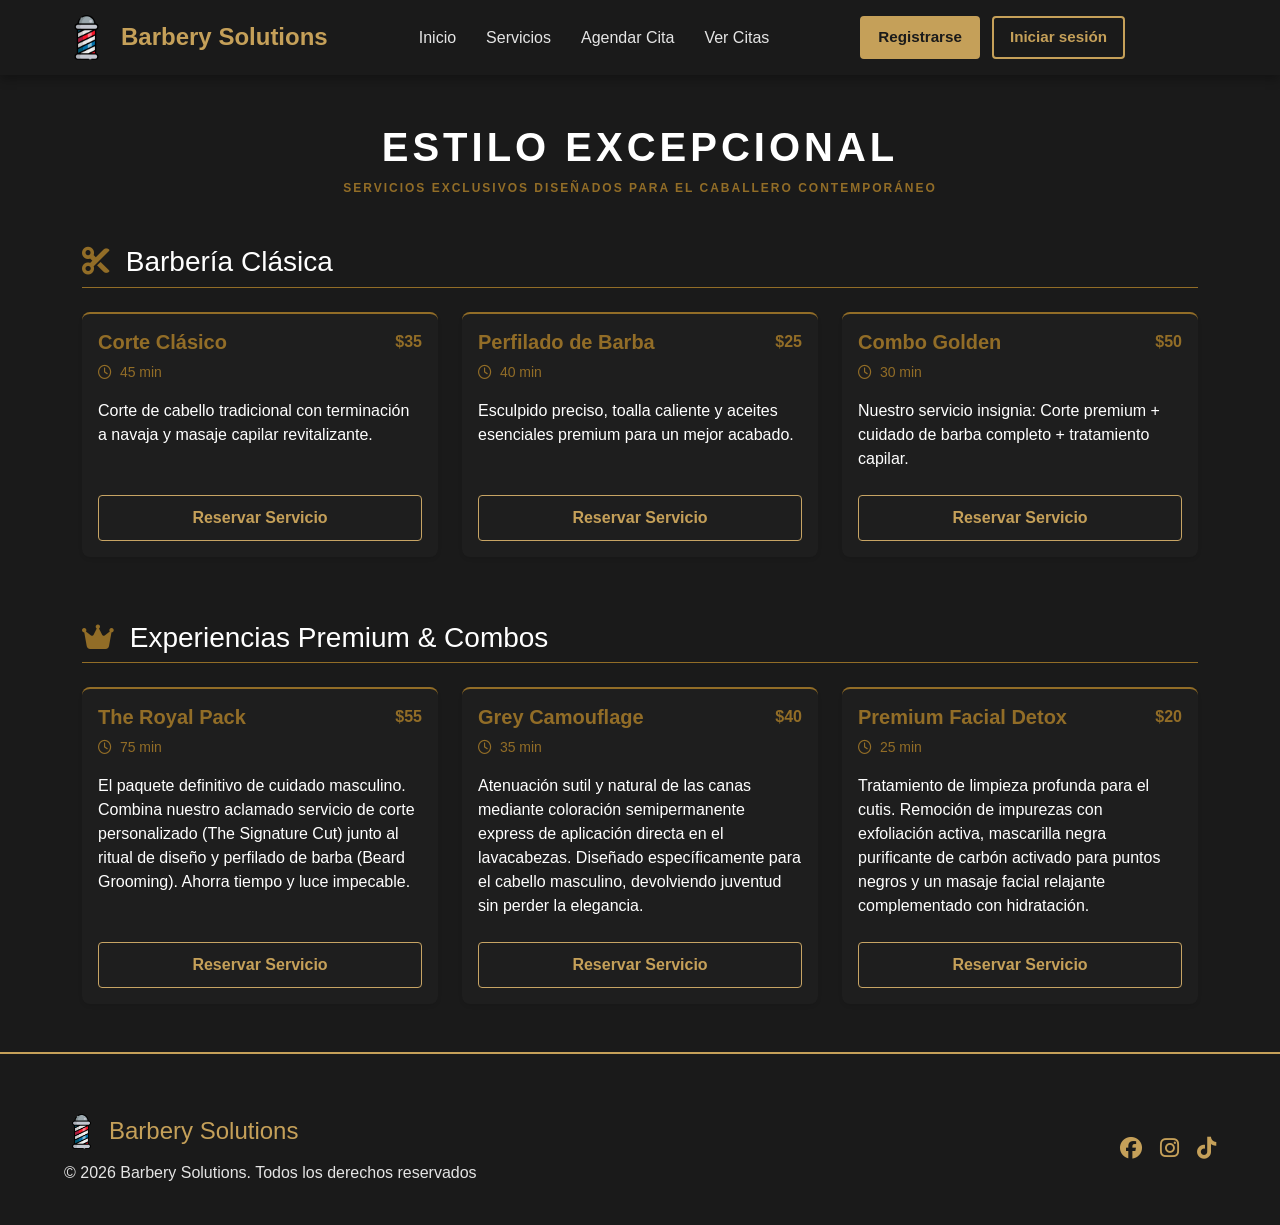
<file: src/html/servicios.html>
<!DOCTYPE html>
<html lang="es">

<head>
    <meta charset="UTF-8">
    <meta name="viewport" content="width=device-width, initial-scale=1.0">
    <title>Servicios | Barbery Solutions</title>
    <link href="https://cdn.jsdelivr.net/npm/bootstrap@5.3.3/dist/css/bootstrap.min.css" rel="stylesheet">
    <link rel="stylesheet" href="https://cdnjs.cloudflare.com/ajax/libs/font-awesome/6.5.1/css/all.min.css">
    <link rel="stylesheet" href="https://cdnjs.cloudflare.com/ajax/libs/animate.css/4.1.1/animate.min.css">

    <link rel="stylesheet" href="../css/servicios.css">
    <link rel="stylesheet" href="../css/global.css">
    <link rel="shortcut icon" href="../assets/imgs/barberia.png" type="image/x-icon">
</head>

<body>

    <header>
        <nav class="navbar">
            <div class="logo-container">
                <img src="../assets/imgs/barberia.png" alt="Logo Barber Solutions">
                <h2 class="logo">Barbery Solutions</h2>
            </div>
            <ul class="navbar-links">
                <li><a href="../../index.html" class="link-item">Inicio</a></li>
                <li><a href="servicios.html" class="link-item">Servicios</a></li>
                <li><a href="citas.html" class="link-item">Agendar Cita</a></li>
                <li><a href="ver_citas.html" class="link-item">Ver Citas</a></li>
            </ul>
            <div class="navbar-buttons" id="auth-links">
                <a href="registros.html" class="btn-link btn-register">Registrarse</a>
                <a href="Inicio_Sesion.html" class="btn-link btn-login">Iniciar sesión</a>
            </div>
            <div class="navbar-buttons">
                <a id="logout-link" href="#" class="btn-link btn-cerrar" style="display: none;">Cerrar sesión</a>
            </div>
        </nav>
    </header>

    <div class="text-center my-5 animate__animated animate__fadeIn">
        <h1 class="fw-bold text-white" style="letter-spacing: 4px;">ESTILO EXCEPCIONAL</h1>
        <p class="fw-bold subtitles" style="font-size: 12px; letter-spacing: 2px; color: #926d27;">
            SERVICIOS EXCLUSIVOS DISEÑADOS PARA EL CABALLERO CONTEMPORÁNEO
        </p>
    </div>

    <main class="container mb-5">

        <div class="my-4">
            <h3 class="text-white border-bottom pb-2" style="border-color: #926d27 !important;">
                <i class="fa-solid fa-scissors me-2" style="color: #926d27;"></i> Barbería Clásica
            </h3>
        </div>

        <div class="row g-4 justify-content-center mb-5">
            <div class="col-12 col-md-4 d-flex">
                <div class="card h-100 border-0 border-top border-2 shadow-sm"
                    style="border-top-color: #926d27 !important; background-color: #111111;">
                    <div class="card-body d-flex flex-column justify-content-between">
                        <div>
                            <div class="d-flex justify-content-between align-items-center mb-2">
                                <h5 class="card-title fw-bold m-0" style="color: #926d27;">Corte Clásico</h5>
                                <span class="fw-bold" style="color: #926d27;">$35</span>
                            </div>
                            <small class=" d-block mb-3" style="color: #926d27;"><i class="fa-regular fa-clock me-1"></i> 45
                                min</small>
                            <p class="card-text subtitles text-white">
                                Corte de cabello tradicional con terminación a navaja y masaje capilar revitalizante.
                            </p>
                        </div>
                        <a href="citas.html" class="btn btn-card text-center mt-4 w-100">Reservar Servicio</a>
                    </div>
                </div>
            </div>

            <div class="col-12 col-md-4 d-flex">
                <div class="card h-100 border-0 border-top border-2 shadow-sm"
                    style="border-top-color: #926d27 !important; background-color: #111111;">
                    <div class="card-body d-flex flex-column justify-content-between">
                        <div>
                            <div class="d-flex justify-content-between align-items-center mb-2">
                                <h5 class="card-title fw-bold m-0" style="color: #926d27;">Perfilado de Barba</h5>
                                <span class="fw-bold" style="color: #926d27;">$25</span>
                            </div>
                            <small class=" d-block mb-3" style="color: #926d27;"><i class="fa-regular fa-clock me-1"></i> 40
                                min</small>
                            <p class="card-text subtitles text-white">
                               Esculpido preciso, toalla caliente y aceites esenciales premium para un mejor acabado.
                            </p>
                        </div>
                        <a href="citas.html" class="btn btn-card text-center mt-4 w-100">Reservar Servicio</a>
                    </div>
                </div>
            </div>

            <div class="col-12 col-md-4 d-flex">
                <div class="card h-100 border-0 border-top border-2 shadow-sm"
                    style="border-top-color: #926d27 !important; background-color: #111111;">
                    <div class="card-body d-flex flex-column justify-content-between">
                        <div>
                            <div class="d-flex justify-content-between align-items-center mb-2">
                                <h5 class="card-title fw-bold m-0" style="color: #926d27;">Combo Golden</h5>
                                <span class="fw-bold" style="color: #926d27;">$50</span>
                            </div>
                            <small class="d-block mb-3" style="color: #926d27;"><i class="fa-regular fa-clock me-1"></i> 30
                                min</small>
                            <p class="card-text subtitles  text-white">
                                Nuestro servicio insignia: Corte premium + cuidado de barba completo + tratamiento capilar.
                            </p>
                        </div>
                        <a href="citas.html" class="btn btn-card text-center mt-4 w-100">Reservar Servicio</a>
                    </div>
                </div>
            </div>
        </div>

        <div class="my-4 pt-3">
            <h3 class="text-white border-bottom pb-2" style="border-color: #926d27 !important;">
                <i class="fa-solid fa-crown me-2" style="color: #926d27;"></i> Experiencias Premium & Combos
            </h3>
        </div>

        <div class="row g-4 justify-content-center">
            <div class="col-12 col-md-4 d-flex">
                <div class="card h-100 border-0 border-top border-2 shadow-sm"
                    style="border-top-color: #926d27 !important; background-color: #111111;">
                    <div class="card-body d-flex flex-column justify-content-between">
                        <div>
                            <div class="d-flex justify-content-between align-items-center mb-2">
                                <h5 class="card-title fw-bold m-0" style="color: #926d27;">The Royal Pack</h5>
                                <span class="fw-bold" style="color: #926d27;">$55</span>
                            </div>
                            <small class=" d-block mb-3" style="color: #926d27;"><i class="fa-regular fa-clock me-1"></i> 75
                                min</small>
                            <p class="card-text subtitles text-white">
                                El paquete definitivo de cuidado masculino. Combina nuestro aclamado servicio de corte
                                personalizado (The Signature Cut) junto al ritual de diseño y perfilado de barba (Beard
                                Grooming). Ahorra tiempo y luce impecable.
                            </p>
                        </div>
                        <a href="citas.html" class="btn btn-card text-center mt-4 w-100">Reservar Servicio</a>
                    </div>
                </div>
            </div>

            <div class="col-12 col-md-4 d-flex">
                <div class="card h-100 border-0 border-top border-2 shadow-sm"
                    style="border-top-color: #926d27 !important; background-color: #111111;">
                    <div class="card-body d-flex flex-column justify-content-between">
                        <div>
                            <div class="d-flex justify-content-between align-items-center mb-2">
                                <h5 class="card-title fw-bold m-0" style="color: #926d27;">Grey Camouflage</h5>
                                <span class="fw-bold" style="color: #926d27;">$40</span>
                            </div>
                            <small class=" d-block mb-3" style="color: #926d27;"><i class="fa-regular fa-clock me-1"></i> 35
                                min</small>
                            <p class="card-text subtitles text-white">
                                Atenuación sutil y natural de las canas mediante coloración semipermanente express de
                                aplicación directa en el lavacabezas. Diseñado específicamente para el cabello
                                masculino, devolviendo juventud sin perder la elegancia.
                            </p>
                        </div>
                        <a href="citas.html" class="btn btn-card text-center mt-4 w-100">Reservar Servicio</a>
                    </div>
                </div>
            </div>

            <div class="col-12 col-md-4 d-flex">
                <div class="card h-100 border-0 border-top border-2 shadow-sm"
                    style="border-top-color: #926d27 !important; background-color: #111111;">
                    <div class="card-body d-flex flex-column justify-content-between">
                        <div>
                            <div class="d-flex justify-content-between align-items-center mb-2">
                                <h5 class="card-title fw-bold m-0" style="color: #926d27;">Premium Facial Detox</h5>
                                <span class="fw-bold" style="color: #926d27;">$20</span>
                            </div>
                            <small class="d-block mb-3" style="color: #926d27;"><i class="fa-regular fa-clock me-1"></i> 25
                                min</small>
                            <p class="card-text subtitles text-white">
                                Tratamiento de limpieza profunda para el cutis. Remoción de impurezas con exfoliación
                                activa, mascarilla negra purificante de carbón activado para puntos negros y un masaje
                                facial relajante complementado con hidratación.
                            </p>
                        </div>
                        <a href="citas.html" class="btn btn-card text-center mt-4 w-100">Reservar Servicio</a>
                    </div>
                </div>
            </div>
        </div>

    </main>

    <footer>
        <section class="footer-brand">
            <div class="logo-container">
                <img src="../assets/imgs/barberia.png" alt="Logo">
                <h1>Barbery Solutions</h1>
            </div>
            <span>&copy; 2026 Barbery Solutions. Todos los derechos reservados</span>
        </section>
        <div class="footer-socials">
            <a href="#" aria-label="Facebook"><i class="fa-brands fa-facebook"></i></a>
            <a href="#" aria-label="Instagram"><i class="fa-brands fa-instagram"></i></a>
            <a href="#" aria-label="TikTok"><i class="fa-brands fa-tiktok"></i></a>
        </div>
    </footer>

    <script src="https://cdn.jsdelivr.net/npm/bootstrap@5.3.3/dist/js/bootstrap.bundle.min.js"></script>

    <script type="module" src="../js/app.js"></script>
</body>

</html>
</file>
<file: src/css/servicios.css>
* {
    margin: 0;
    padding: 0;
    box-sizing: border-box;
    font-family: Arial, Helvetica, sans-serif;
}

body {
    background-color: #0c0909;
}

:root {
    --color-primary: #C5A059;
    --color-secundary: #1A1A1A;
    --color-tertiary: #3D2B1F;
    --color-import: #aa833c;
    --color-sub: #c7a464;
    --color-neutral: #E5E5E5;
    --boton: #c7a464;
}

/* NAVBAR */
header .navbar {
    background-color: var(--color-secundary);
    display: flex;
    justify-content: space-between;
    align-items: center;
    padding: 15px 5%;
    box-shadow: 0 4px 10px rgba(0, 0, 0, 0.3);
}

.logo-container {
    display: flex;
    align-items: center;
    gap: 12px;
}

.logo-container img {
    height: 45px; 
    width: auto;
    object-fit: contain;
}

.logo-container .logo {
    color: var(--color-primary);
    font-size: 1.5rem;
    font-weight: 700;
    margin: 0;
}

.navbar-links {
    display: flex;
    gap: 30px;
    list-style: none;
    margin: 0;
    padding: 0;
}

.link-item {
    color: var(--color-neutral); 
    text-decoration: none;
    font-weight: 500;
    font-size: 1rem;
    transition: color 0.3s ease; 
}

.link-item:hover {
    color: var(--color-primary);
}

.btn-link {
    background-color: transparent;
    color: var(--color-primary);
    border: 2px solid var(--color-primary);
    padding: 8px 16px;
    border-radius: 4px;
    font-size: 0.95rem;
    font-weight: 600;
    cursor: pointer;
    text-decoration: none;
    transition: all 0.3s ease;
}

.btn-link:hover {
    background-color: var(--color-primary);
    color: var(--color-secundary);
}

/* TARJETAS */
.subtitles {
    color: var(--color-sub);
}

.card {
    background-color: #1E1E1E !important;
    border-radius: 8px;
    overflow: hidden;
    width: 100% !important;
    display: flex;
    flex-direction: column;
}

.card-body {
    display: flex;
    flex-direction: column;
    justify-content: space-between;
    height: 100%;
}

.btn-card {
    color: var(--color-primary);
    background-color: transparent;
    border: 1px solid var(--boton);
    width: 100%;
    padding: 10px;
    font-weight: 600;
    margin-top: 20px;
    border-radius: 4px;
    cursor: pointer;
    transition: all 0.3s ease;
}

.btn-card:hover {
    background-color: var(--color-import);
    color: var(--color-secundary);
}

/* FOOTER */
footer {
    padding: 40px 5%;
    background: var(--color-secundary);
    width: 100%;
    display: flex;
    flex-direction: row;
    justify-content: space-between;
    align-items: center;
    gap: 20px;
}

.footer-brand {
    display: flex;
    flex-direction: column;
    gap: 10px;
}

.footer-brand h1 {
    color: var(--color-primary);
    font-size: 1.8rem;
    margin: 0;
}

.footer-brand span {
    color: var(--color-neutral);
    font-size: 0.85rem;
}

.footer-socials {
    display: flex;
    gap: 18px;
}

.footer-socials a {
    text-decoration: none;
}

.footer-socials a i {
    color: var(--color-primary);
    font-size: 22px;
    transition: transform 0.2s ease, color 0.2s ease;
}

.footer-socials a:hover i {
    transform: scale(1.15);
    filter: brightness(1.2);
}

@media (max-width: 768px) {
    header .navbar { flex-direction: column; gap: 15px; }
    footer { flex-direction: column; text-align: center; }
    .logo-container { justify-content: center; }
}
</file>
<file: src/css/global.css>
* {
    margin: 0;
    padding: 0;
    box-sizing: border-box;
    font-family: 'Segoe UI', Tahoma, Geneva, Verdana, sans-serif;
}

body {
    background: var(--color-secundary);
    color: #E5E5E5;
    overflow-x: hidden;
}

:root {
    --color-primary: #C5A059;
    --color-secundary: #1A1A1A;
    --color-tertiary: #3D2B1F;
    --color-import: #aa833c;
    --color-sub: #c7a464;
    --color-neutral: #E5E5E5;
    --boton: #c7a464;
    --text-color: #E5E5E5;
    --negro: #000000;
}


header .navbar {
    background-color: var(--color-secundary);
    display: flex;
    justify-content: space-between;
    align-items: center;
    padding: 15px 5%;
    box-shadow: 0 4px 10px rgba(0, 0, 0, 0.3);
}

.logo-container {
    display: flex;
    align-items: center;
    gap: 12px;
}

.logo-container img {
    height: 45px;
    width: auto;
    object-fit: contain;
}

.logo-container .logo {
    color: var(--color-primary);
    font-size: 1.5rem;
    font-weight: 700;
    margin: 0;
}

.navbar-links {
    display: flex;
    gap: 30px;
    list-style: none;
    margin: 0;
    padding: 0;
}

.link-item {
    color: var(--color-neutral);
    text-decoration: none;
    font-weight: 500;
    font-size: 1rem;
}

.link-item:hover {
    color: var(--color-primary);
}

.navbar-buttons {
    display: flex;
    align-items: center;
    gap: 12px;
}

.btn-link {
    text-decoration: none;
    padding: 8px 16px;
    border-radius: 4px;
    font-size: 0.95rem;
    font-weight: 600;
    cursor: pointer;
}

.btn-register {
    background-color: var(--color-primary);
    color: var(--color-secundary);
    border: 2px solid var(--color-primary);
}

.btn-register:hover {
    background: transparent;
    border-color: var(--color-import);
    color: var(--color-primary);
}

.btn-login {
    background: transparent;
    color: var(--color-primary);
    border: 2px solid var(--color-primary);
}

.btn-login:hover {
    background-color: var(--color-primary);
    color: var(--color-secundary);
}

.btn-cerrar {
    background: transparent;
    color: var(--color-primary);
    border: 2px solid var(--color-primary);
}

.btn-cerrar:hover {
    background-color: red;
    color: var(--color-secundary);
    border-color: red;
}

footer {
    width: 100%;
    box-sizing: border-box;
    padding: 60px 5% 40px 5%;
    margin-top: 0;

    display: flex;
    justify-content: space-between;
    align-items: center;
    gap: 40px;

    background: var(--color-secundary);
    border-top: 2px solid var(--color-primary);

    .footer-brand {
        flex: 1;
        display: flex;
        flex-direction: column;
        gap: 12px;

        span {
            font-size: 1rem;
            color: var(--color-neutral);
        }
    }

    .logo-container {
        display: flex;
        align-items: center;
        gap: 10px;

        img {
            height: 35px;
        }

        h1 {
            margin: 0;
            font-size: 1.5rem;
            color: var(--color-primary);
        }
    }

    .footer-socials {
        display: flex;
        gap: 18px;

        a {
            text-decoration: none;

            i {
                color: var(--color-primary);
                font-size: 22px;
                transition: transform 0.2s ease, color 0.2s ease;
            }
        }

        a:hover i {
            filter: brightness(1.2);
            transform: scale(1.15);
        }
    }
}

@media (max-width: 768px) {
    header .navbar {
        flex-direction: column;
        gap: 15px;
    }

    footer {
        flex-direction: column;
        text-align: center;
    }

    .logo-container {
        justify-content: center;
    }

    .navbar-buttons {
        width: 100%;
        justify-content: center;
    }
}
</file>
